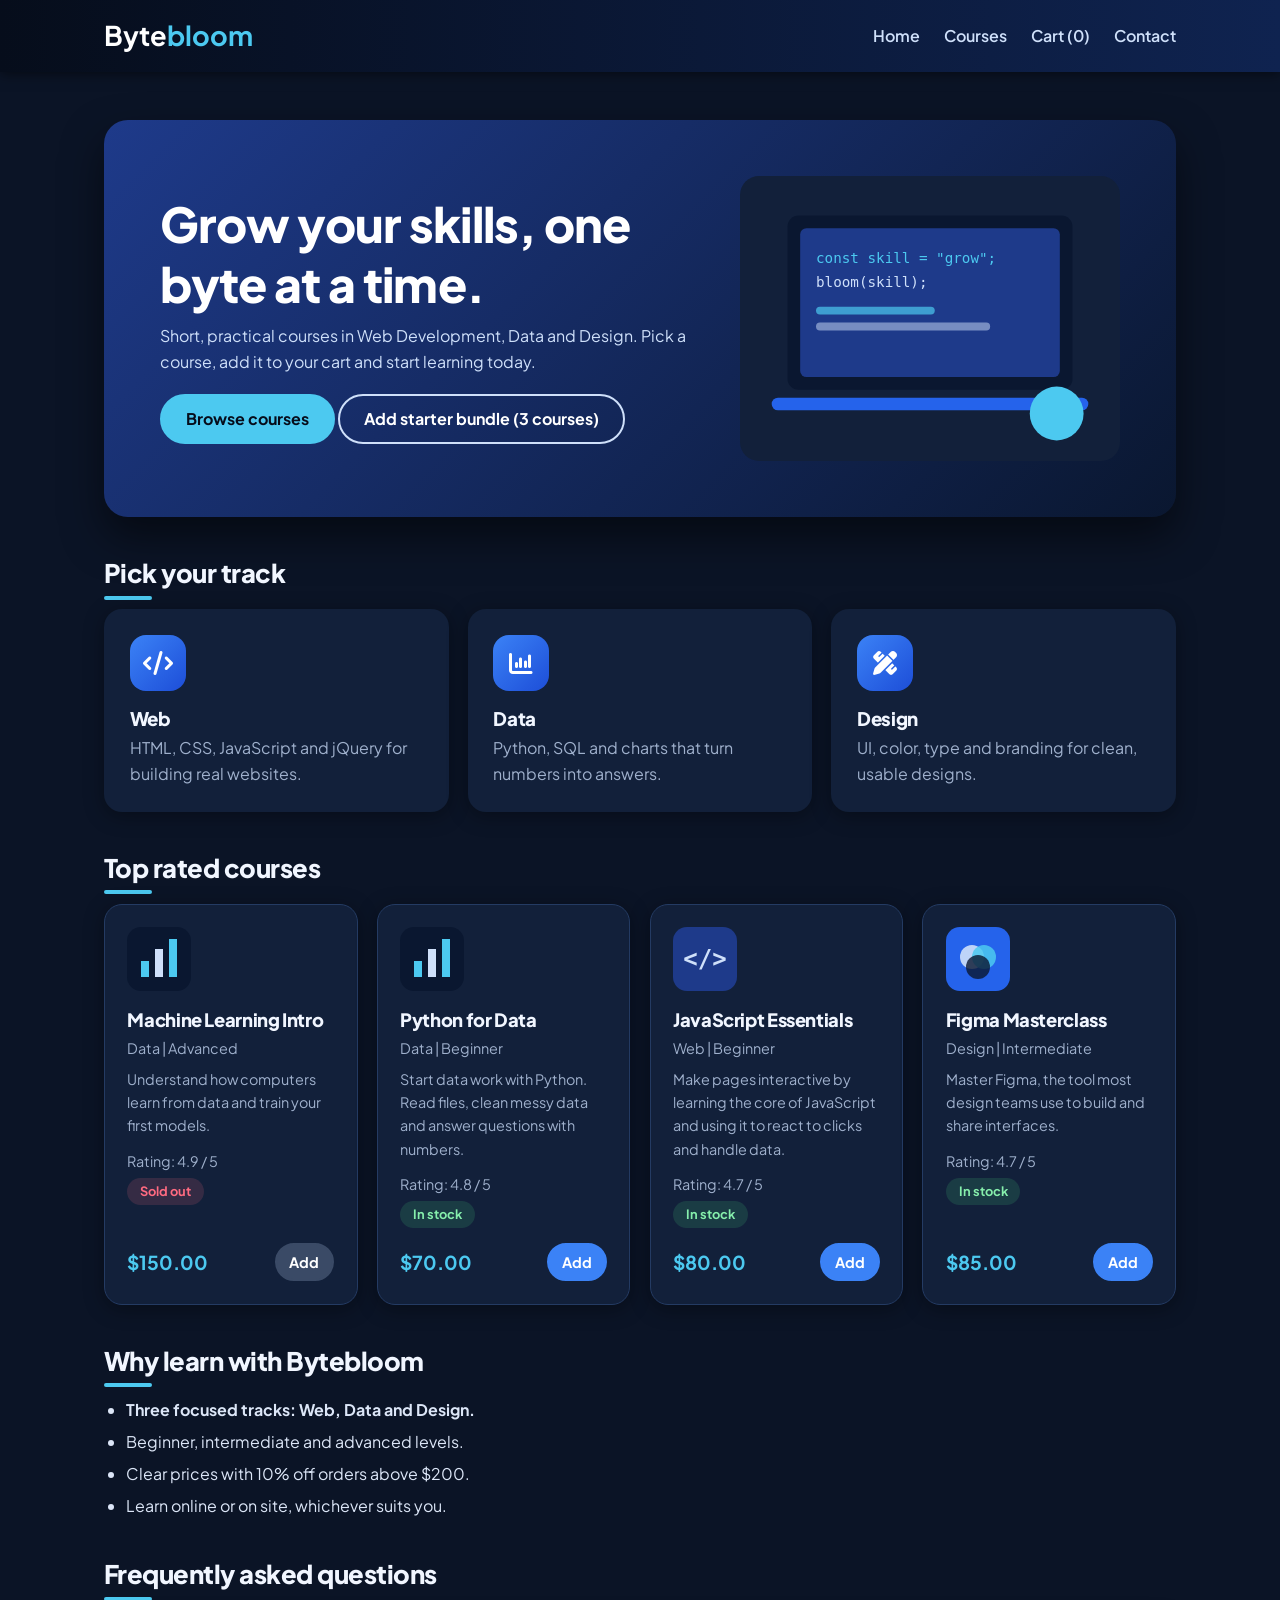
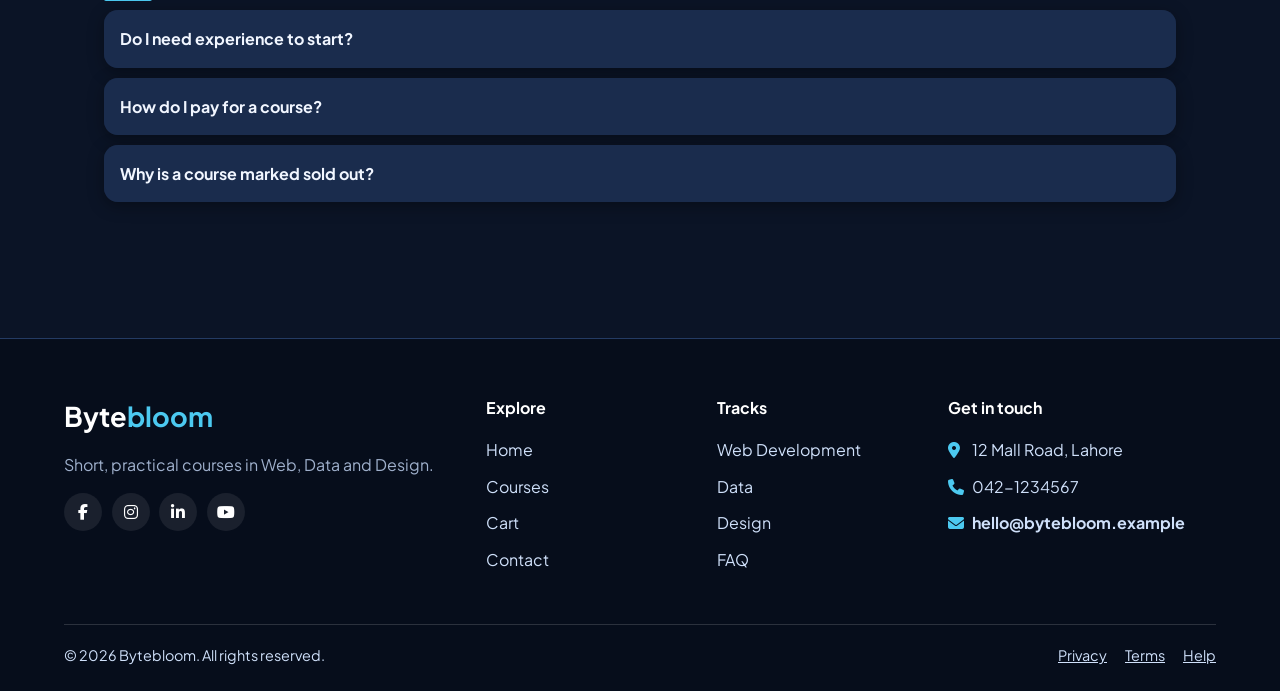
<file: index.html>
<!DOCTYPE html>
<html lang="en">
<head>
  <meta charset="UTF-8">
  <meta name="viewport" content="width=device-width, initial-scale=1.0">
  <title>Home | Bytebloom</title>
 <link rel="icon" type="image/svg+xml" href="images/web.svg">
<link href="https://fonts.googleapis.com/css2?family=Plus+Jakarta+Sans:wght@400;500;700;800&display=swap" rel="stylesheet">
<link rel="stylesheet" href="https://cdnjs.cloudflare.com/ajax/libs/font-awesome/6.5.1/css/all.min.css">
<link rel="stylesheet" href="css/style.css">
</head>
<body data-page="home">

  <header>
    <div class="header-inner">
      <a class="logo" href="index.html">Byte<span>bloom</span></a>
      <button id="menu-toggle" aria-label="Toggle navigation" aria-expanded="false">&#9776;</button>
      <nav>
        <ul id="nav-links">
          <li><a href="index.html">Home</a></li>
          <li><a href="courses.html">Courses</a></li>
          <li><a href="cart.html">Cart (<span id="cart-badge">0</span>)</a></li>
          <li><a href="contact.html">Contact</a></li>
        </ul>
      </nav>
    </div>
  </header>

  <main>

        <section class="hero">
      <div class="hero-text">
        <h1>Grow your skills, one byte at a time.</h1>
        <p>Short, practical courses in Web Development, Data and Design. Pick a course, add it to your cart and start learning today.</p>
        <a class="btn btn-gold" href="courses.html">Browse courses</a>
        <button id="bundle-btn" class="btn btn-outline-light" type="button">Add starter bundle (3 courses)</button>
      </div>
      <img src="images/hero.svg" alt="Laptop screen showing code, illustrating online learning">
    </section>

        <section>
      <h2>Pick your track</h2>
      <div class="track-grid">
        <a class="track" href="courses.html">
          <i class="fa-solid fa-code"></i>
          <h3>Web</h3>
          <p>HTML, CSS, JavaScript and jQuery for building real websites.</p>
        </a>
        <a class="track" href="courses.html">
          <i class="fa-solid fa-chart-column"></i>
          <h3>Data</h3>
          <p>Python, SQL and charts that turn numbers into answers.</p>
        </a>
        <a class="track" href="courses.html">
          <i class="fa-solid fa-pen-ruler"></i>
          <h3>Design</h3>
          <p>UI, color, type and branding for clean, usable designs.</p>
        </a>
      </div>
    </section>
    
    <section>
      <h2>Top rated courses</h2>
      <p id="message" class="message"></p>
      <div id="featured-grid" class="course-grid"></div>
    </section>

    <section>
      <h2>Why learn with Bytebloom</h2>
      <ul class="why-list">
        <li>Three focused tracks: Web, Data and Design.</li>
        <li>Beginner, intermediate and advanced levels.</li>
        <li>Clear prices with 10% off orders above $200.</li>
        <li>Learn online or on site, whichever suits you.</li>
      </ul>
    </section>

    <section>
      <h2>Frequently asked questions</h2>
      <article class="faq-item">
        <button class="faq-question" type="button">Do I need experience to start?</button>
        <div class="faq-answer"><p>No. Every track has beginner courses that start from zero.</p></div>
      </article>
      <article class="faq-item">
        <button class="faq-question" type="button">How do I pay for a course?</button>
        <div class="faq-answer"><p>Add courses to your cart, open the cart page and fill in the checkout form.</p></div>
      </article>
      <article class="faq-item">
        <button class="faq-question" type="button">Why is a course marked sold out?</button>
        <div class="faq-answer"><p>Seats are limited. Sold out courses cannot be added until new seats open.</p></div>
      </article>
    </section>

      </main>

   <footer>
    <div class="footer-top">
      <div class="footer-brand">
        <a class="logo" href="index.html">Byte<span>bloom</span></a>
        <p>Short, practical courses in Web, Data and Design.</p>
        <div class="social">
          <a href="#" aria-label="Facebook"><i class="fa-brands fa-facebook-f"></i></a>
          <a href="#" aria-label="Instagram"><i class="fa-brands fa-instagram"></i></a>
          <a href="#" aria-label="LinkedIn"><i class="fa-brands fa-linkedin-in"></i></a>
          <a href="#" aria-label="YouTube"><i class="fa-brands fa-youtube"></i></a>
        </div>
      </div>

      <div class="footer-col">
        <h4>Explore</h4>
        <ul>
          <li><a href="index.html">Home</a></li>
          <li><a href="courses.html">Courses</a></li>
          <li><a href="cart.html">Cart</a></li>
          <li><a href="contact.html">Contact</a></li>
        </ul>
      </div>

      <div class="footer-col">
        <h4>Tracks</h4>
        <ul>
          <li><a href="courses.html">Web Development</a></li>
          <li><a href="courses.html">Data</a></li>
          <li><a href="courses.html">Design</a></li>
          <li><a href="index.html">FAQ</a></li>
        </ul>
      </div>

      <div class="footer-col">
        <h4>Get in touch</h4>
        <ul>
          <li><i class="fa-solid fa-location-dot"></i> 12 Mall Road, Lahore</li>
          <li><i class="fa-solid fa-phone"></i> 042-1234567</li>
          <li><i class="fa-solid fa-envelope"></i> <a href="mailto:hello@bytebloom.example">hello@bytebloom.example</a></li>
        </ul>
      </div>
    </div>

    <div class="footer-bottom">
      <p>&copy; 2026 Bytebloom. All rights reserved.</p>
      <p><a href="#">Privacy</a> <a href="#">Terms</a> <a href="#">Help</a></p>
    </div>
  </footer>

    <div id="toast" role="status"></div>
  <button id="back-to-top" aria-label="Back to top">&uarr;</button>

  <script src="https://code.jquery.com/jquery-3.7.1.min.js"></script>
  <script src="js/data.js"></script>
  <script src="js/store.js"></script>
  <script src="js/ui.js"></script>
</body>
</html>
</file>
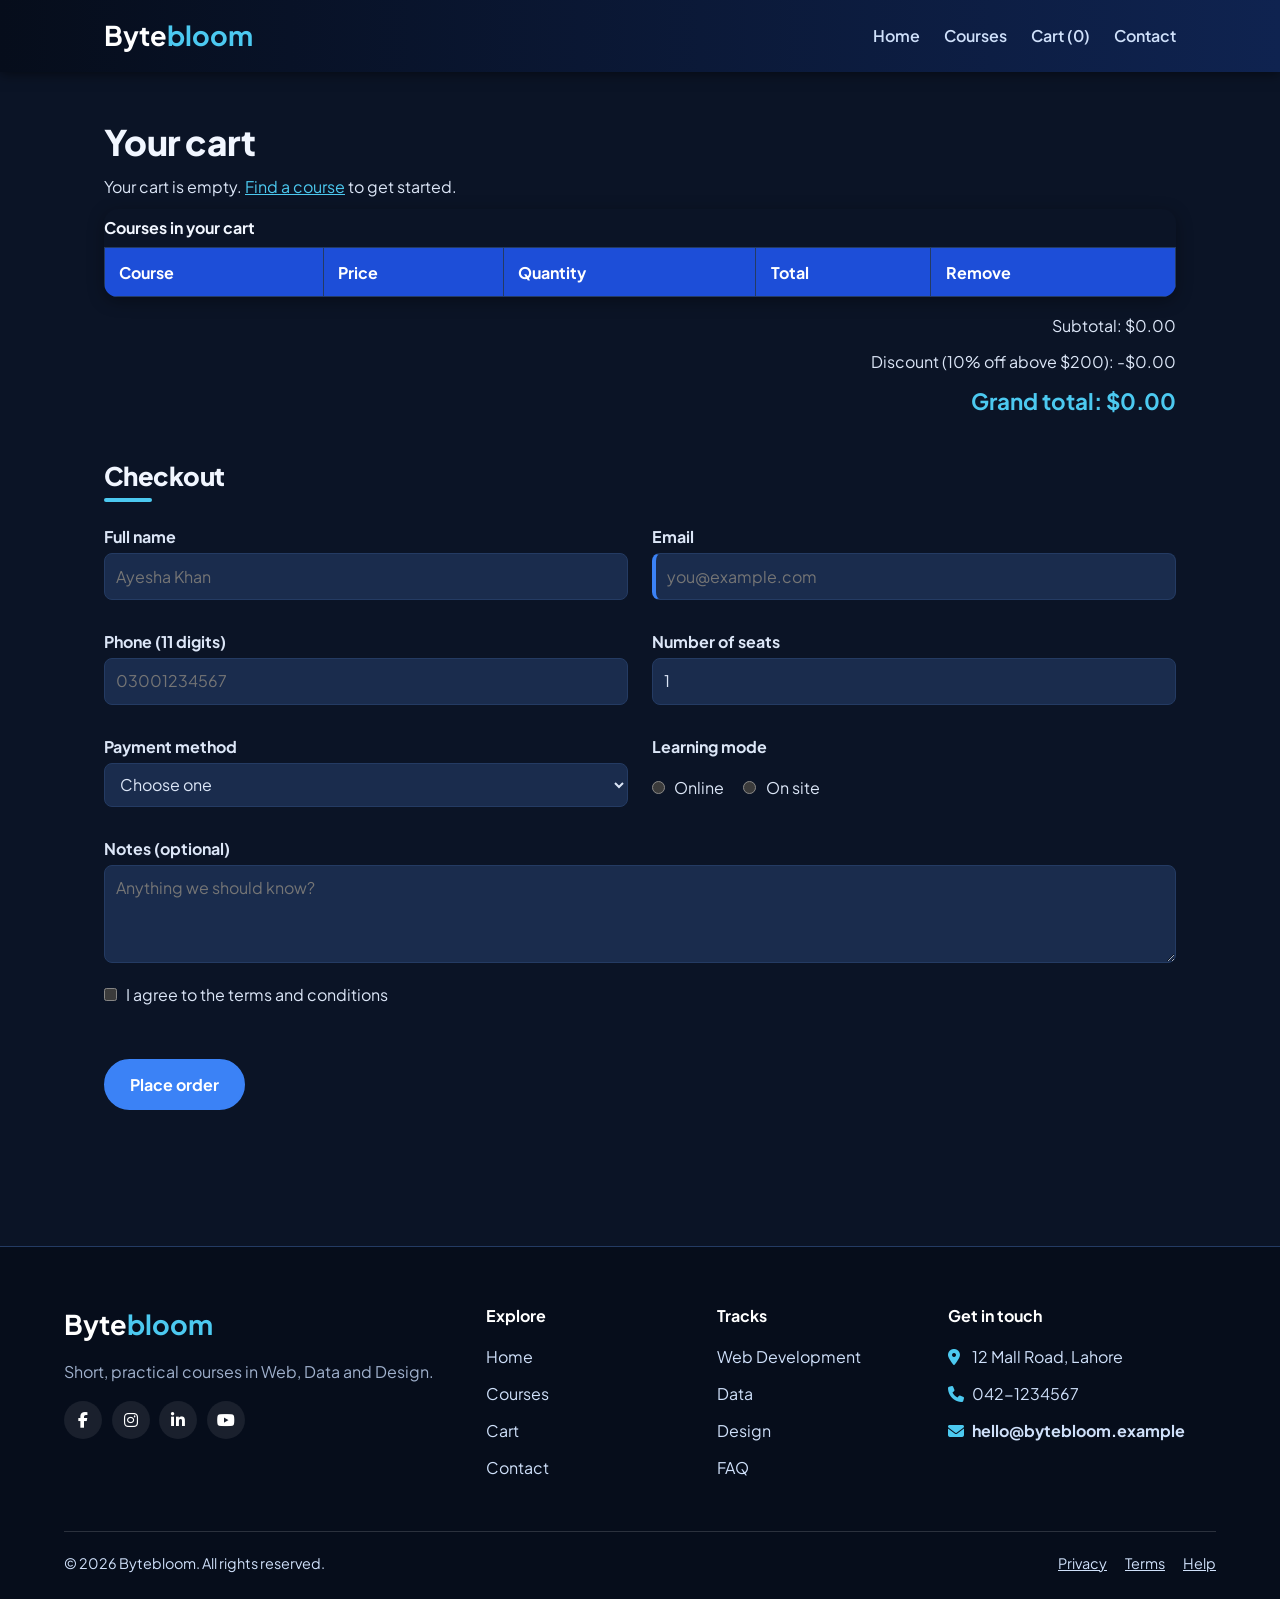
<file: cart.html>
<!DOCTYPE html>
<html lang="en">
<head>
  <meta charset="UTF-8">
  <meta name="viewport" content="width=device-width, initial-scale=1.0">
  <title>Cart | Bytebloom</title>
<link rel="icon" type="image/svg+xml" href="images/web.svg">
<link href="https://fonts.googleapis.com/css2?family=Plus+Jakarta+Sans:wght@400;500;700;800&display=swap" rel="stylesheet">
<link rel="stylesheet" href="https://cdnjs.cloudflare.com/ajax/libs/font-awesome/6.5.1/css/all.min.css">
<link rel="stylesheet" href="css/style.css">
</head>
<body data-page="cart">

  <header>
    <div class="header-inner">
      <a class="logo" href="index.html">Byte<span>bloom</span></a>
      <button id="menu-toggle" aria-label="Toggle navigation" aria-expanded="false">&#9776;</button>
      <nav>
        <ul id="nav-links">
          <li><a href="index.html">Home</a></li>
          <li><a href="courses.html">Courses</a></li>
          <li><a href="cart.html">Cart (<span id="cart-badge">0</span>)</a></li>
          <li><a href="contact.html">Contact</a></li>
        </ul>
      </nav>
    </div>
  </header>

  <main>


        <section>
      <h1>Your cart</h1>
      <p id="message" class="message"></p>
      <p id="empty-msg">Your cart is empty. <a href="courses.html">Find a course</a> to get started.</p>
      <div class="table-wrap">
        <table>
          <caption>Courses in your cart</caption>
          <thead>
            <tr><th>Course</th><th>Price</th><th>Quantity</th><th>Total</th><th>Remove</th></tr>
          </thead>
          <tbody id="cart-body"></tbody>
        </table>
      </div>
      <div class="summary">
        <p>Subtotal: <span id="subtotal">$0.00</span></p>
        <p>Discount (10% off above $200): <span id="discount">$0.00</span></p>
        <p class="grand">Grand total: <span id="grand-total">$0.00</span></p>
      </div>
    </section>

    <section>
      <h2>Checkout</h2>
      <form id="checkout-form" novalidate>
        <div class="form-grid">
          <div>
            <label for="fullName">Full name</label>
            <input type="text" id="fullName" name="fullName" required minlength="3" pattern="[A-Za-z ]+" placeholder="Ayesha Khan">
            <span class="error" id="err-name"></span>
          </div>
          <div>
            <label for="email">Email</label>
            <input type="email" id="email" name="email" required placeholder="you@example.com">
            <span class="error" id="err-email"></span>
          </div>
          <div>
            <label for="phone">Phone (11 digits)</label>
            <input type="tel" id="phone" name="phone" required pattern="[0-9]{11}" placeholder="03001234567">
            <span class="error" id="err-phone"></span>
          </div>
          <div>
            <label for="seats">Number of seats</label>
            <input type="number" id="seats" name="seats" required min="1" max="10" value="1">
            <span class="error" id="err-seats"></span>
          </div>
          <div>
            <label for="payment">Payment method</label>
            <select id="payment" name="payment" required>
              <option value="">Choose one</option>
              <option value="card">Credit or debit card</option>
              <option value="bank">Bank transfer</option>
              <option value="cash">Cash on visit</option>
            </select>
            <span class="error" id="err-payment"></span>
          </div>
          <div>
            <p class="label-text">Learning mode</p>
            <label class="inline-label"><input type="radio" name="mode" value="online" id="mode-online"> Online</label>
            <label class="inline-label"><input type="radio" name="mode" value="onsite"> On site</label>
            <span class="error" id="err-mode"></span>
          </div>
          <div class="full">
            <label for="message-box">Notes (optional)</label>
            <textarea id="message-box" name="notes" rows="3" maxlength="200" placeholder="Anything we should know?"></textarea>
          </div>
          <div class="full">
            <label class="inline-label"><input type="checkbox" id="terms" name="terms" required> I agree to the terms and conditions</label>
            <span class="error" id="err-terms"></span>
          </div>
        </div>
        <span class="error" id="err-cart"></span>
        <button type="submit" class="btn">Place order</button>
      </form>
    </section>

      </main>

  <footer>
    <div class="footer-top">
      <div class="footer-brand">
        <a class="logo" href="index.html">Byte<span>bloom</span></a>
        <p>Short, practical courses in Web, Data and Design.</p>
        <div class="social">
          <a href="#" aria-label="Facebook"><i class="fa-brands fa-facebook-f"></i></a>
          <a href="#" aria-label="Instagram"><i class="fa-brands fa-instagram"></i></a>
          <a href="#" aria-label="LinkedIn"><i class="fa-brands fa-linkedin-in"></i></a>
          <a href="#" aria-label="YouTube"><i class="fa-brands fa-youtube"></i></a>
        </div>
      </div>

      <div class="footer-col">
        <h4>Explore</h4>
        <ul>
          <li><a href="index.html">Home</a></li>
          <li><a href="courses.html">Courses</a></li>
          <li><a href="cart.html">Cart</a></li>
          <li><a href="contact.html">Contact</a></li>
        </ul>
      </div>

      <div class="footer-col">
        <h4>Tracks</h4>
        <ul>
          <li><a href="courses.html">Web Development</a></li>
          <li><a href="courses.html">Data</a></li>
          <li><a href="courses.html">Design</a></li>
          <li><a href="index.html">FAQ</a></li>
        </ul>
      </div>

      <div class="footer-col">
        <h4>Get in touch</h4>
        <ul>
          <li><i class="fa-solid fa-location-dot"></i> 12 Mall Road, Lahore</li>
          <li><i class="fa-solid fa-phone"></i> 042-1234567</li>
          <li><i class="fa-solid fa-envelope"></i> <a href="mailto:hello@bytebloom.example">hello@bytebloom.example</a></li>
        </ul>
      </div>
    </div>

    <div class="footer-bottom">
      <p>&copy; 2026 Bytebloom. All rights reserved.</p>
      <p><a href="#">Privacy</a> <a href="#">Terms</a> <a href="#">Help</a></p>
    </div>
  </footer>

  <div id="toast" role="status"></div>
  <button id="back-to-top" aria-label="Back to top">&uarr;</button>

  <script src="https://code.jquery.com/jquery-3.7.1.min.js"></script>
  <script src="js/data.js"></script>
  <script src="js/store.js"></script>
  <script src="js/ui.js"></script>
</body>
</html>
</file>
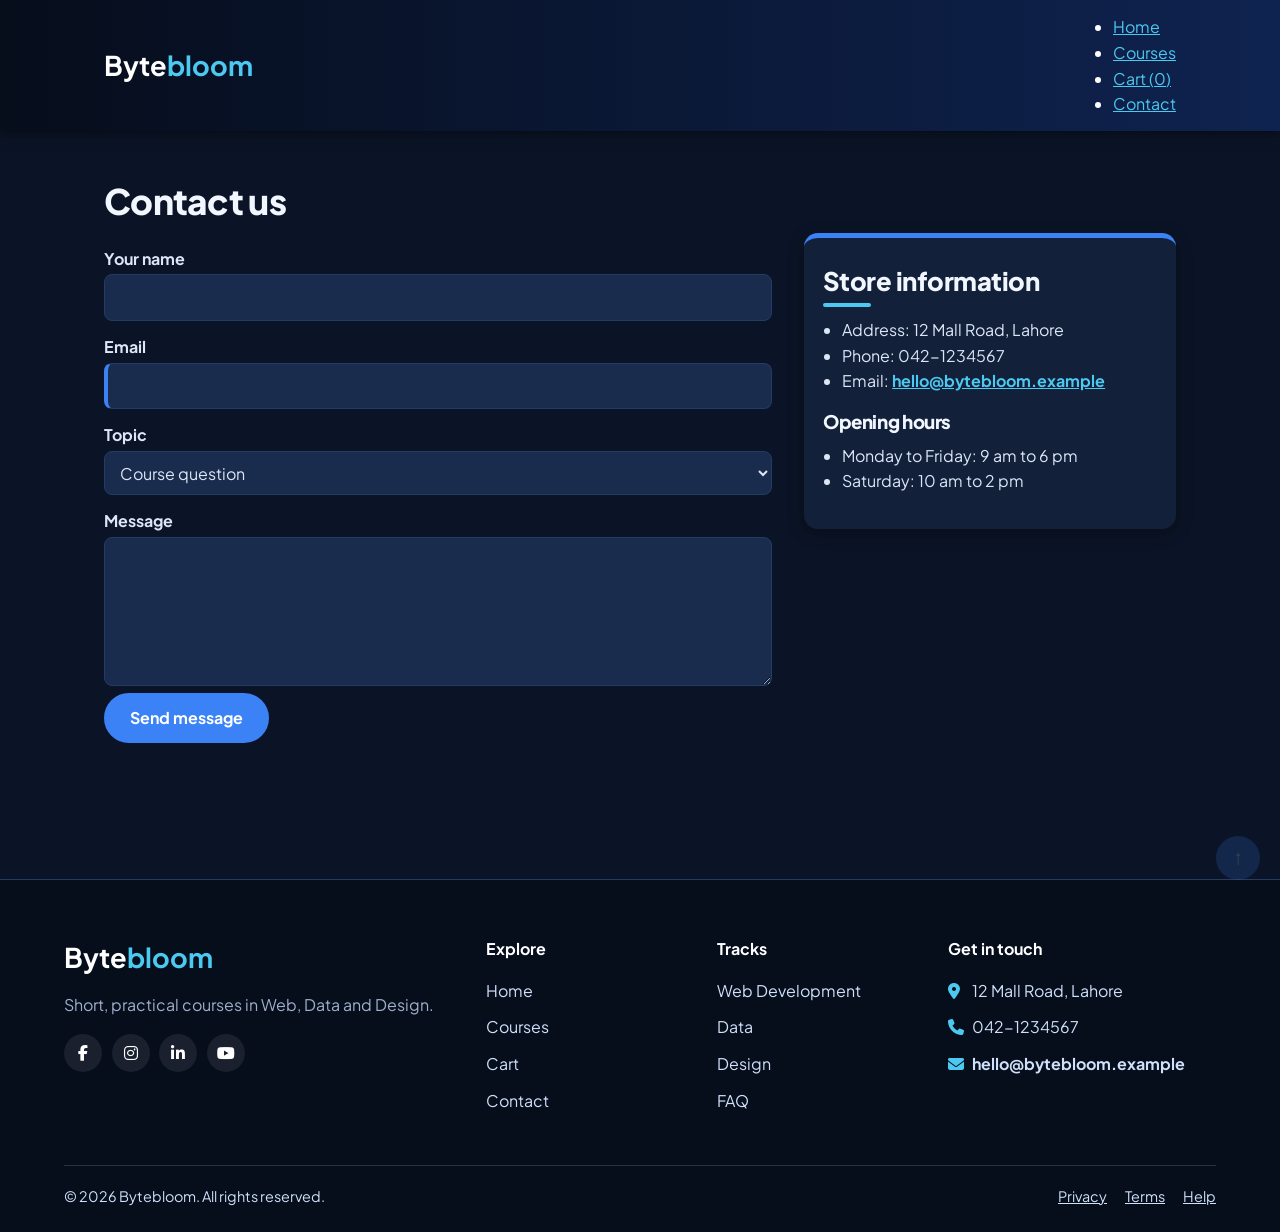
<file: contact.html>
<!DOCTYPE html>
<html lang="en">
<head>
  <meta charset="UTF-8">
  <meta name="viewport" content="width=device-width, initial-scale=1.0">
  <title>Contact | Bytebloom</title>
<link rel="icon" type="image/svg+xml" href="images/web.svg">
<link href="https://fonts.googleapis.com/css2?family=Plus+Jakarta+Sans:wght@400;500;700;800&display=swap" rel="stylesheet">
<link rel="stylesheet" href="https://cdnjs.cloudflare.com/ajax/libs/font-awesome/6.5.1/css/all.min.css">
<link rel="stylesheet" href="css/style.css">
</head>
<body data-page="contact">

  <header>
    <div class="header-inner">
      <a class="logo" href="index.html">Byte<span>bloom</span></a>
      <button id="menu-toggle" aria-label="Toggle navigation" aria-expanded="false">&#9776;</button>
        <ul id="nav-links">
          <li><a href="index.html">Home</a></li>
          <li><a href="courses.html">Courses</a></li>
          <li><a href="cart.html">Cart (<span id="cart-badge">0</span>)</a></li>
          <li><a href="contact.html">Contact</a></li>
        </ul>
      </nav>
    </div>
  </header>

  <main>

        <section>
      <h1>Contact us</h1>
      <div class="contact-layout">
        <form id="contact-form">
          <label for="contact-name">Your name</label>
          <input type="text" id="contact-name" required minlength="2">
          <label for="contact-email">Email</label>
          <input type="email" id="contact-email" required>
          <label for="contact-topic">Topic</label>
          <select id="contact-topic">
            <option>Course question</option>
            <option>Payment help</option>
            <option>Other</option>
          </select>
          <label for="contact-message">Message</label>
          <textarea id="contact-message" rows="5" required minlength="10"></textarea>
          <button type="submit" class="btn">Send message</button>
        </form>

        <article class="info-box">
          <h2>Store information</h2>
          <ul>
            <li>Address: 12 Mall Road, Lahore</li>
            <li>Phone: 042-1234567</li>
            <li>Email: <a href="mailto:hello@bytebloom.example">hello@bytebloom.example</a></li>
          </ul>
          <h3>Opening hours</h3>
          <ul>
            <li>Monday to Friday: 9 am to 6 pm</li>
            <li>Saturday: 10 am to 2 pm</li>
          </ul>
        </article>
      </div>
    </section>

      </main>

  <footer>
    <div class="footer-top">
      <div class="footer-brand">
        <a class="logo" href="index.html">Byte<span>bloom</span></a>
        <p>Short, practical courses in Web, Data and Design.</p>
        <div class="social">
          <a href="#" aria-label="Facebook"><i class="fa-brands fa-facebook-f"></i></a>
          <a href="#" aria-label="Instagram"><i class="fa-brands fa-instagram"></i></a>
          <a href="#" aria-label="LinkedIn"><i class="fa-brands fa-linkedin-in"></i></a>
          <a href="#" aria-label="YouTube"><i class="fa-brands fa-youtube"></i></a>
        </div>
      </div>

      <div class="footer-col">
        <h4>Explore</h4>
        <ul>
          <li><a href="index.html">Home</a></li>
          <li><a href="courses.html">Courses</a></li>
          <li><a href="cart.html">Cart</a></li>
          <li><a href="contact.html">Contact</a></li>
        </ul>
      </div>

      <div class="footer-col">
        <h4>Tracks</h4>
        <ul>
          <li><a href="courses.html">Web Development</a></li>
          <li><a href="courses.html">Data</a></li>
          <li><a href="courses.html">Design</a></li>
          <li><a href="index.html">FAQ</a></li>
        </ul>
      </div>

      <div class="footer-col">
        <h4>Get in touch</h4>
        <ul>
          <li><i class="fa-solid fa-location-dot"></i> 12 Mall Road, Lahore</li>
          <li><i class="fa-solid fa-phone"></i> 042-1234567</li>
          <li><i class="fa-solid fa-envelope"></i> <a href="mailto:hello@bytebloom.example">hello@bytebloom.example</a></li>
        </ul>
      </div>
    </div>

    <div class="footer-bottom">
      <p>&copy; 2026 Bytebloom. All rights reserved.</p>
      <p><a href="#">Privacy</a> <a href="#">Terms</a> <a href="#">Help</a></p>
    </div>
  </footer>


    <div id="toast" role="status"></div>
  <button id="back-to-top" aria-label="Back to top">&uarr;</button>

  <script src="https://code.jquery.com/jquery-3.7.1.min.js"></script>
  <script src="js/data.js"></script>
  <script src="js/store.js"></script>
  <script src="js/ui.js"></script>
</body>
</html>
</file>
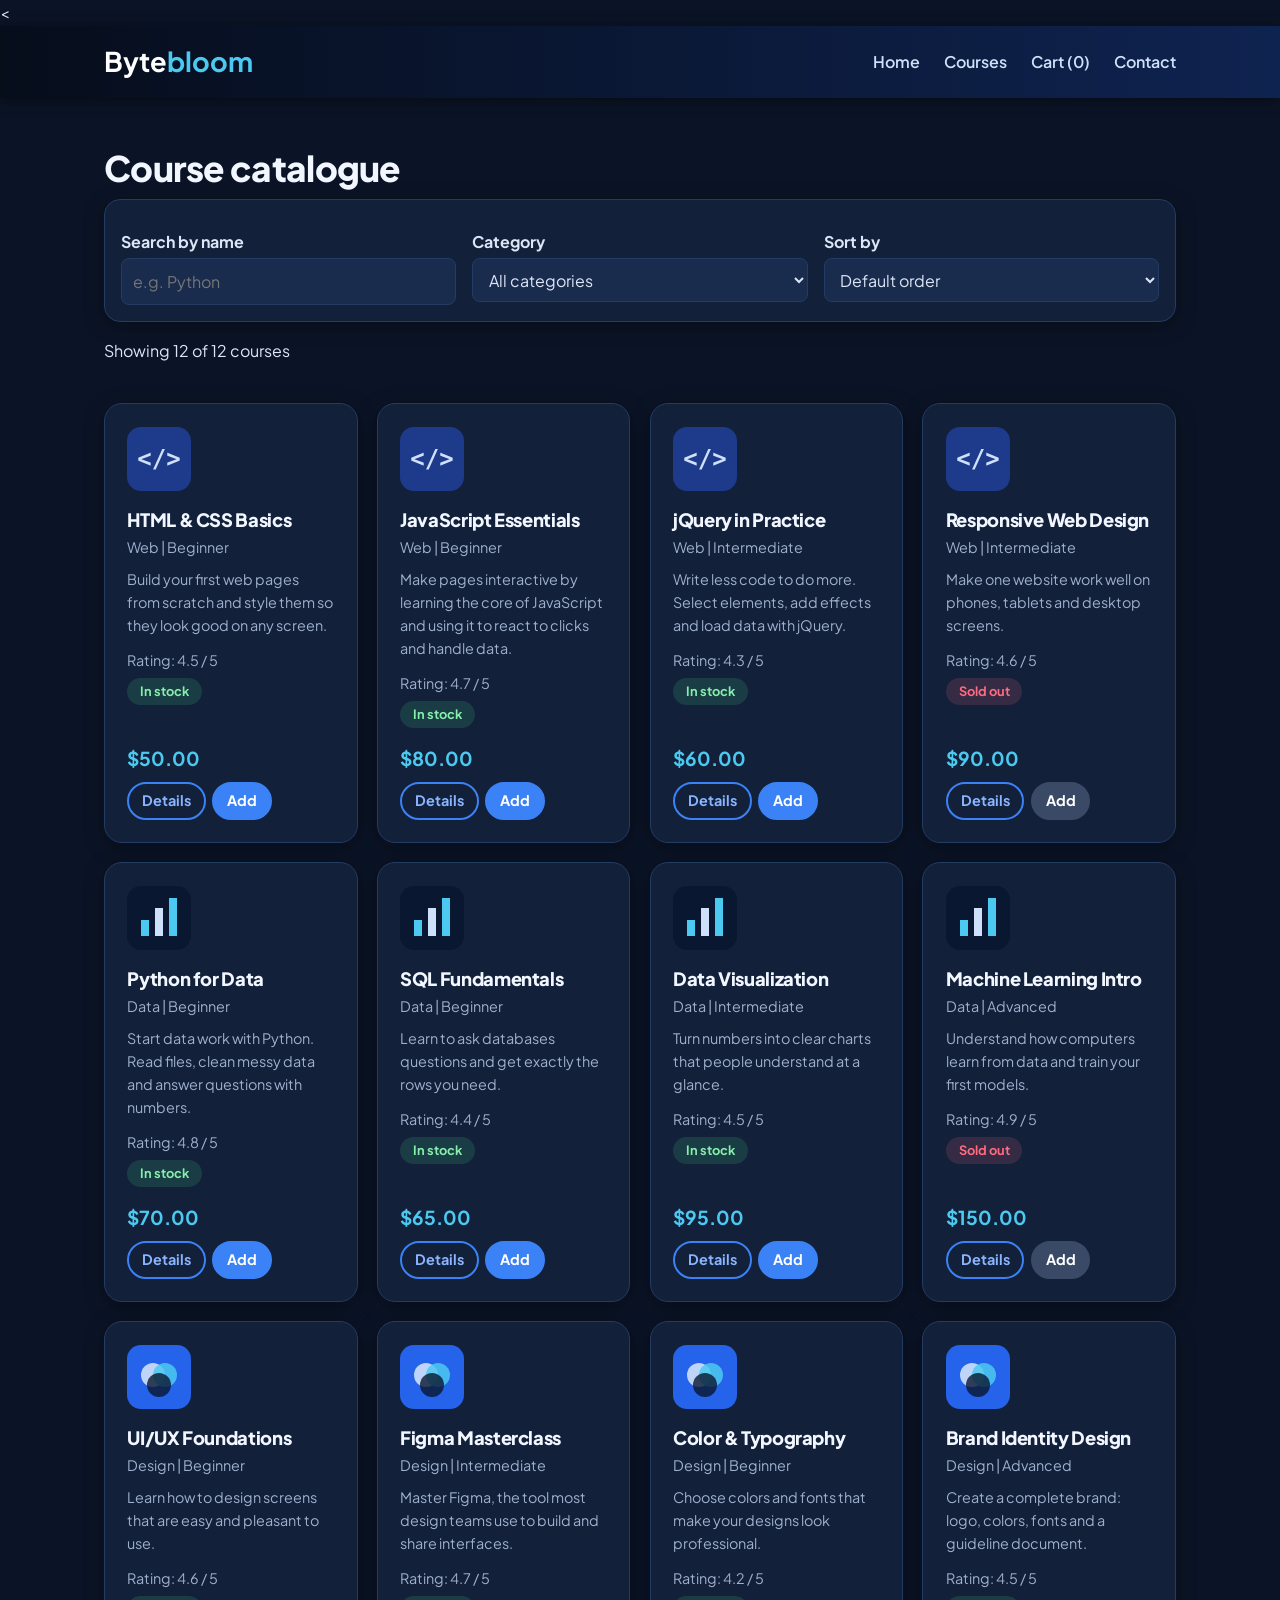
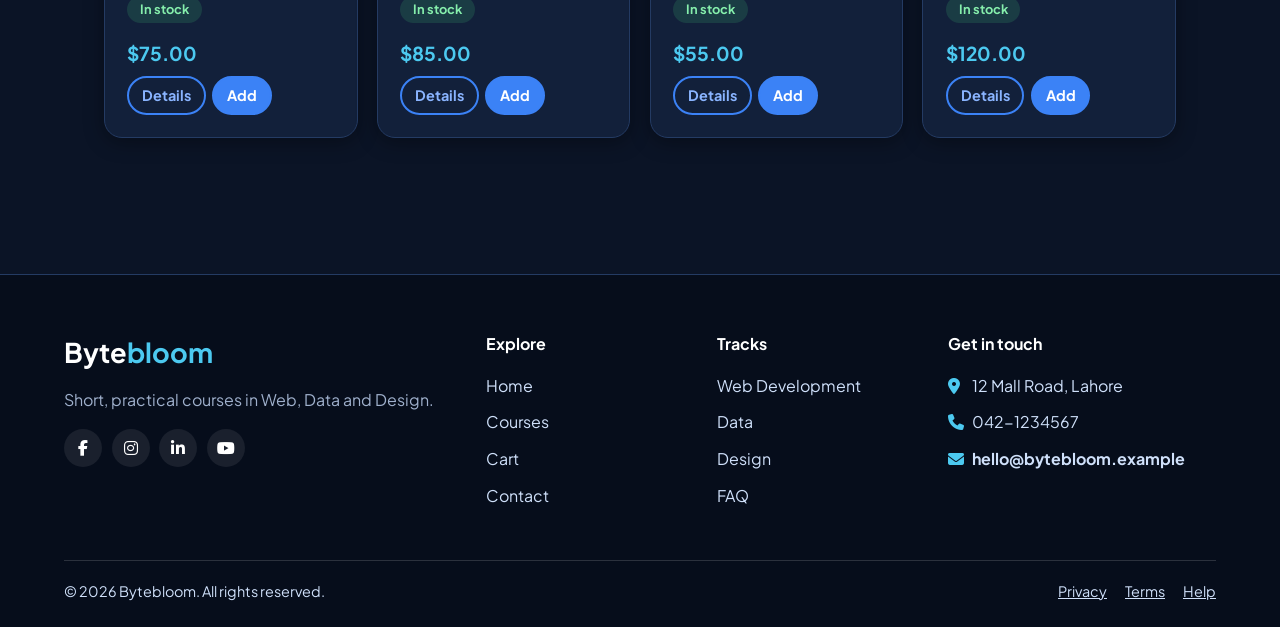
<file: courses.html>
<!DOCTYPE html>
<html lang="en">
<head>
  <meta charset="UTF-8">
  <meta name="viewport" content="width=device-width, initial-scale=1.0">
  <<title>Courses | Bytebloom</title>
<link rel="icon" type="image/svg+xml" href="images/web.svg">
<link href="https://fonts.googleapis.com/css2?family=Plus+Jakarta+Sans:wght@400;500;700;800&display=swap" rel="stylesheet">
<link rel="stylesheet" href="https://cdnjs.cloudflare.com/ajax/libs/font-awesome/6.5.1/css/all.min.css">
<link rel="stylesheet" href="css/style.css">
</head>
<body data-page="courses">

  <header>
    <div class="header-inner">
      <a class="logo" href="index.html">Byte<span>bloom</span></a>
      <button id="menu-toggle" aria-label="Toggle navigation" aria-expanded="false">&#9776;</button>
      <nav>
        <ul id="nav-links">
          <li><a href="index.html">Home</a></li>
          <li><a href="courses.html">Courses</a></li>
          <li><a href="cart.html">Cart (<span id="cart-badge">0</span>)</a></li>
          <li><a href="contact.html">Contact</a></li>
        </ul>
      </nav>
    </div>
  </header>

  <main>

        <section>
      <h1>Course catalogue</h1>
      <div class="filter-bar">
        <div>
          <label for="search">Search by name</label>
          <input type="search" id="search" placeholder="e.g. Python">
        </div>
        <div>
          <label for="category">Category</label>
          <select id="category">
            <option value="all">All categories</option>
            <option value="web">Web</option>
            <option value="data">Data</option>
            <option value="design">Design</option>
          </select>
        </div>
        <div>
          <label for="sort">Sort by</label>
          <select id="sort">
            <option value="default">Default order</option>
            <option value="price-low">Price: low to high</option>
            <option value="price-high">Price: high to low</option>
            <option value="name">Name: A to Z</option>
            <option value="rating">Rating: best first</option>
          </select>
        </div>
      </div>
      <p id="message" class="message"></p>
      <p id="result-count"></p>
    </section>

    <section id="details-panel" class="details"></section>

    <section>
      <div id="product-grid" class="course-grid"></div>
    </section>


      </main>

  <footer>
    <div class="footer-top">
      <div class="footer-brand">
        <a class="logo" href="index.html">Byte<span>bloom</span></a>
        <p>Short, practical courses in Web, Data and Design.</p>
        <div class="social">
          <a href="#" aria-label="Facebook"><i class="fa-brands fa-facebook-f"></i></a>
          <a href="#" aria-label="Instagram"><i class="fa-brands fa-instagram"></i></a>
          <a href="#" aria-label="LinkedIn"><i class="fa-brands fa-linkedin-in"></i></a>
          <a href="#" aria-label="YouTube"><i class="fa-brands fa-youtube"></i></a>
        </div>
      </div>

      <div class="footer-col">
        <h4>Explore</h4>
        <ul>
          <li><a href="index.html">Home</a></li>
          <li><a href="courses.html">Courses</a></li>
          <li><a href="cart.html">Cart</a></li>
          <li><a href="contact.html">Contact</a></li>
        </ul>
      </div>

      <div class="footer-col">
        <h4>Tracks</h4>
        <ul>
          <li><a href="courses.html">Web Development</a></li>
          <li><a href="courses.html">Data</a></li>
          <li><a href="courses.html">Design</a></li>
          <li><a href="index.html">FAQ</a></li>
        </ul>
      </div>

      <div class="footer-col">
        <h4>Get in touch</h4>
        <ul>
          <li><i class="fa-solid fa-location-dot"></i> 12 Mall Road, Lahore</li>
          <li><i class="fa-solid fa-phone"></i> 042-1234567</li>
          <li><i class="fa-solid fa-envelope"></i> <a href="mailto:hello@bytebloom.example">hello@bytebloom.example</a></li>
        </ul>
      </div>
    </div>

    <div class="footer-bottom">
      <p>&copy; 2026 Bytebloom. All rights reserved.</p>
      <p><a href="#">Privacy</a> <a href="#">Terms</a> <a href="#">Help</a></p>
    </div>
  </footer>
  
    <div id="toast" role="status"></div>
  <button id="back-to-top" aria-label="Back to top">&uarr;</button>

  <script src="https://code.jquery.com/jquery-3.7.1.min.js"></script>
  <script src="js/data.js"></script>
  <script src="js/store.js"></script>
  <script src="js/ui.js"></script>
</body>
</html>
</file>
<file: css/style.css>
/* ===== 1. RESET AND VARIABLES ===== */
* { box-sizing: border-box; margin: 0; padding: 0; }

:root {
  color-scheme: dark;            /* dark scrollbars and form controls */
  --navy-deep: #060d1b;          /* header and footer */
  --navy: #0b1426;               /* page background */
  --surface: #12203a;            /* cards, tables, panels */
  --surface-2: #1a2c4d;          /* inputs, raised areas */
  --line: #243b63;               /* borders */
  --primary: #3b82f6;            /* main blue */
  --primary-dark: #1d4ed8;
  --primary-light: #8ab4ff;
  --accent: #4cc9f0;             /* cyan highlight */
  --ice: #cfe0fa;                /* light text on dark blue */
  --heading: #f1f6ff;
  --text: #dce6f7;
  --text-muted: #9fb0cc;
  --white: #ffffff;
  --error: #ff6b81;
  --hero-1: #1e3a8a;
  --hero-2: #0a1730;
  --radius: 10px;
}

/* ===== 2. BASE ELEMENTS ===== */
html { scroll-behavior: smooth; }
body { font-family: "Nunito Sans", Arial, sans-serif; background-color: var(--navy); color: var(--text); line-height: 1.6; }
h1, h2, h3 { font-family: "Fraunces", Georgia, serif; color: var(--heading); line-height: 1.25; margin-bottom: 0.6rem; }
h1 { font-size: 2.2rem; }
h2 { font-size: 1.6rem; margin-top: 0.5rem; }
p { margin-bottom: 0.6rem; }
img { max-width: 100%; display: block; }
a { color: var(--accent); }
a:hover { color: var(--white); text-decoration: underline; }
a:focus { outline: 3px solid var(--accent); outline-offset: 2px; }
a[href^="mailto"] { font-weight: 700; }
main { max-width: 1200px; margin: 0 auto; padding: 2rem 5%; }
section { margin-bottom: 2.5rem; }

/* ===== 3. HEADER AND NAV (Flexbox) ===== */
header { background-color: var(--navy-deep); color: var(--white); position: sticky; top: 0; z-index: 100; }
.header-inner { display: flex; justify-content: space-between; align-items: center; max-width: 1200px; margin: 0 auto; padding: 0.9rem 5%; }
.logo { font-family: "Fraunces", Georgia, serif; font-size: 1.7rem; font-weight: 700; color: var(--white); text-decoration: none; }
.logo span { color: var(--accent); }
.logo:hover { color: var(--white); text-decoration: none; }
nav ul { display: flex; gap: 1.5rem; list-style: none; }
nav a { color: var(--ice); text-decoration: none; font-weight: 600; padding-bottom: 4px; border-bottom: 2px solid transparent; }
nav a:hover, nav a.active { color: var(--white); border-bottom-color: var(--accent); text-decoration: none; }
nav a:focus { outline: 3px solid var(--accent); }
#menu-toggle { display: none; background: none; border: 1px solid var(--ice); color: var(--white); font-size: 1.4rem; padding: 0.2rem 0.7rem; border-radius: 6px; cursor: pointer; }

/* ===== 4. BUTTONS ===== */
.btn { display: inline-block; background-color: var(--primary); color: var(--white); border: 2px solid var(--primary); padding: 0.55rem 1.2rem; border-radius: 8px; font: inherit; font-weight: 700; cursor: pointer; text-decoration: none; }
.btn:hover { background-color: var(--primary-dark); border-color: var(--primary-dark); color: var(--white); text-decoration: none; }
.btn:focus { outline: 3px solid var(--accent); outline-offset: 2px; }
.btn:disabled { background-color: #3a4a66; border-color: #3a4a66; cursor: not-allowed; }
.btn-gold { background-color: var(--accent); border-color: var(--accent); color: var(--navy-deep); }
.btn-gold:hover { background-color: var(--white); border-color: var(--white); color: var(--navy-deep); }
.btn-outline-light { background-color: transparent; border-color: var(--ice); color: var(--white); }
.btn-outline-light:hover { background-color: var(--ice); border-color: var(--ice); color: var(--navy-deep); }
.btn-outline { background-color: transparent; color: var(--primary-light); }
.btn-outline:hover { background-color: var(--primary); color: var(--white); }

/* ===== 5. HOME PAGE ===== */
.hero { display: flex; align-items: center; gap: 2rem; background: linear-gradient(135deg, var(--hero-1), var(--hero-2)); color: var(--white); border-radius: var(--radius); padding: 2.5rem; }
.hero-text { flex: 1; }
.hero h1 { color: var(--white); font-size: 2.6rem; }
.hero p { color: var(--ice); max-width: 48ch; margin-bottom: 1.2rem; }
.hero img { flex: 1; max-width: 380px; }
.why-list { margin-left: 1.4rem; }
.why-list li { margin-bottom: 0.4rem; }
.why-list li:first-child { font-weight: 700; }
.faq-item { background-color: var(--surface); border-radius: 8px; margin-bottom: 0.6rem; overflow: hidden; }
.faq-question { width: 100%; text-align: left; background-color: var(--surface-2); color: var(--heading); border: none; padding: 1rem; font: inherit; font-weight: 700; cursor: pointer; }
.faq-question:hover { background-color: var(--primary); color: var(--white); }
.faq-question:focus { outline: 3px solid var(--primary); outline-offset: -3px; }
.faq-answer { display: none; padding: 1rem 1rem 0.4rem; }

/* ===== 6. COURSES PAGE ===== */
.filter-bar { display: flex; flex-wrap: wrap; gap: 1rem; background-color: var(--surface); padding: 1rem; border-radius: var(--radius); border: 1px solid var(--line); margin-bottom: 1rem; }
.filter-bar div { flex: 1; min-width: 180px; }
.message { color: var(--primary-light); font-weight: 600; }
.message.error-msg { color: var(--error); }

/* Course grid (CSS Grid) */
.course-grid { display: grid; grid-template-columns: repeat(4, 1fr); gap: 1.2rem; }
#product-grid { min-height: 200px; }
.card { background-color: var(--surface); border: 1px solid var(--line); border-radius: var(--radius); padding: 1.1rem; display: flex; flex-direction: column; gap: 0.35rem; }
.card:hover { border-color: var(--primary); box-shadow: 0 6px 16px rgba(0, 0, 0, 0.55); }
.card img { width: 56px; height: 56px; }
.card h3 { font-size: 1.15rem; margin: 0.3rem 0 0; }
.meta { color: var(--text-muted); font-size: 0.9rem; margin: 0; }
.badge { align-self: flex-start; font-size: 0.8rem; font-weight: 700; padding: 0.1rem 0.6rem; border-radius: 20px; }
.in-stock { background-color: rgba(74, 222, 128, 0.15); color: #86efac; }
.out-stock { background-color: rgba(255, 107, 129, 0.15); color: var(--error); }
.card-footer { display: flex; justify-content: space-between; align-items: center; flex-wrap: wrap; gap: 0.5rem; margin-top: auto; padding-top: 0.6rem; }
.price { font-size: 1.2rem; font-weight: 700; color: var(--accent); }
.card-actions { display: flex; gap: 0.4rem; }
.card-actions .btn { padding: 0.35rem 0.8rem; font-size: 0.9rem; }

.details { position: relative; background-color: var(--surface); border-left: 6px solid var(--accent); border-radius: var(--radius); padding: 1.2rem 1.5rem; }
.details:empty { display: none; }
.close-btn { position: absolute; top: 0.6rem; right: 0.8rem; background: none; border: none; font-size: 1.2rem; color: var(--primary-light); cursor: pointer; }
.close-btn:hover { color: var(--error); }

/* ===== 7. CART TABLE ===== */
.table-wrap { overflow-x: auto; }
table { width: 100%; border-collapse: collapse; background-color: var(--surface); }
caption { text-align: left; font-weight: 700; padding: 0.4rem 0; color: var(--heading); }
th, td { padding: 0.7rem 0.9rem; text-align: left; border: 1px solid var(--line); }
th { background-color: var(--primary-dark); color: var(--white); }
tbody tr:nth-child(even) { background-color: var(--navy); }
.qty-btn { width: 30px; height: 30px; border: 1px solid var(--primary); background-color: var(--surface-2); color: var(--ice); border-radius: 6px; font-size: 1rem; font-weight: 700; cursor: pointer; }
.qty-btn:hover { background-color: var(--primary); color: var(--white); }
.qty-btn:focus { outline: 3px solid var(--accent); }
td .btn { padding: 0.25rem 0.7rem; font-size: 0.85rem; }
.summary { margin-top: 1rem; text-align: right; }
.grand { font-size: 1.4rem; font-weight: 700; color: var(--accent); }

/* ===== 8. FORMS ===== */
label, .label-text { display: block; font-weight: 700; margin-top: 0.8rem; margin-bottom: 0.2rem; }
input, select, textarea { width: 100%; padding: 0.6rem 0.7rem; border: 1px solid var(--line); border-radius: 8px; font: inherit; background-color: var(--surface-2); position: relative; color: var(--text); }
input[type="email"] { border-left: 4px solid var(--primary); }
input[type="radio"], input[type="checkbox"] { width: auto; margin-right: 0.4rem; }
input:focus, select:focus, textarea:focus { outline: 3px solid var(--accent); border-color: var(--primary); }
.inline-label { display: inline-block; font-weight: 400; margin-right: 1rem; }
.form-grid { display: grid; grid-template-columns: 1fr 1fr; gap: 0 1.5rem; margin-bottom: 1rem; }
.full { grid-column: 1 / -1; }
.error { display: block; color: var(--error); font-size: 0.85rem; min-height: 1.2em; }
.invalid { border-color: var(--error); background-color: rgba(255, 107, 129, 0.12); }
.success { background-color: rgba(74, 222, 128, 0.15); color: #86efac; padding: 1rem; border-radius: 8px; margin-top: 1rem; font-weight: 700; }

/* ===== 9. CONTACT PAGE ===== */
.contact-layout { display: flex; gap: 2rem; align-items: flex-start; }
.contact-layout form { flex: 2; }
.info-box { flex: 1; background-color: var(--surface); border-top: 5px solid var(--primary); border-radius: var(--radius); padding: 1.2rem; }
.info-box ul { margin: 0 0 1rem 1.2rem; }

/* ===== 10. FOOTER ===== */
footer { background-color: var(--navy-deep); color: var(--ice); padding: 1.5rem 5%; margin-top: 2rem; border-top: 1px solid var(--line); }
.footer-inner { display: flex; justify-content: space-between; flex-wrap: wrap; gap: 0.5rem; max-width: 1200px; margin: 0 auto; }
footer p { margin: 0; }
footer a { color: var(--accent); }

/* ===== 11. TOAST AND BACK-TO-TOP ===== */
#toast { display: none; position: fixed; bottom: 24px; left: 50%; transform: translateX(-50%); background-color: var(--surface-2); color: var(--white); padding: 0.8rem 1.5rem; border-radius: 30px; border: 2px solid var(--accent); z-index: 1000; }
#back-to-top { display: none; position: fixed; right: 20px; bottom: 20px; width: 44px; height: 44px; border-radius: 50%; border: none; background-color: var(--primary); color: var(--white); font-size: 1.3rem; cursor: pointer; z-index: 900; }
#back-to-top:hover { background-color: var(--accent); color: var(--navy-deep); }

/* ===== 11b. MODERN LOOK ===== */
body, .logo, h1, h2, h3, h4 { font-family: "Plus Jakarta Sans", Arial, sans-serif; }
h1, h2, h3 { font-weight: 800; letter-spacing: -0.02em; color: var(--heading); }
h2::after { content: ""; display: block; width: 48px; height: 4px; background: var(--accent); border-radius: 4px; margin-top: 0.4rem; }
body { background: var(--navy); }
main { padding-top: 3rem; padding-bottom: 3rem; }

header { background: linear-gradient(90deg, #060d1b, #0f2350); box-shadow: 0 2px 12px rgba(0, 0, 0, 0.5); }

.hero { border-radius: 24px; padding: 3.5rem; box-shadow: 0 20px 40px rgba(0, 0, 0, 0.5); }
.hero h1 { font-size: 3rem; }

.btn { border-radius: 999px; padding: 0.65rem 1.5rem; transition: all 0.2s; }
.btn:hover { transform: translateY(-2px); box-shadow: 0 6px 14px rgba(59, 130, 246, 0.35); }
.btn:disabled:hover { transform: none; box-shadow: none; }

.filter-bar { border: 1px solid var(--line); border-radius: 16px; box-shadow: 0 4px 20px rgba(0, 0, 0, 0.35); }
.card { border: 1px solid var(--line); border-radius: 18px; padding: 1.4rem; box-shadow: 0 4px 20px rgba(0, 0, 0, 0.35); transition: transform 0.2s, box-shadow 0.2s; }
.card:hover { transform: translateY(-6px); box-shadow: 0 14px 30px rgba(0, 0, 0, 0.55); }
.card img { width: 64px; height: 64px; margin-bottom: 0.4rem; }
.badge { border-radius: 999px; padding: 0.2rem 0.8rem; }
.faq-item, .info-box, .details { border-radius: 14px; box-shadow: 0 4px 16px rgba(0, 0, 0, 0.35); }
.table-wrap { border-radius: 14px; box-shadow: 0 4px 16px rgba(0, 0, 0, 0.35); }

/* ===== 11c. COURSE DESCRIPTIONS ===== */
.desc { font-size: 0.9rem; color: var(--text-muted); margin: 0.2rem 0 0.4rem; }
.details h4 { margin-top: 1rem; color: var(--primary-light); }
.details ul { margin: 0.4rem 0 1rem 1.2rem; }
.details li { margin-bottom: 0.2rem; }

/* ===== 11d. PICK-YOUR-TRACK CARDS (home page) ===== */
.track-grid { display: grid; grid-template-columns: repeat(3, 1fr); gap: 1.2rem; }
.track { display: block; background: var(--surface); border-radius: 18px; padding: 1.6rem; box-shadow: 0 4px 20px rgba(0, 0, 0, 0.35); color: var(--text); text-decoration: none; transition: transform 0.2s, box-shadow 0.2s; }
.track:hover { transform: translateY(-6px); box-shadow: 0 14px 30px rgba(0, 0, 0, 0.55); text-decoration: none; color: var(--text); }
.track i { width: 56px; height: 56px; display: flex; align-items: center; justify-content: center; font-size: 1.5rem; color: var(--white); background: linear-gradient(135deg, var(--primary), var(--primary-dark)); border-radius: 16px; margin-bottom: 1rem; }
.track h3 { margin-bottom: 0.3rem; }
.track p { color: var(--text-muted); margin: 0; }

/* ===== 11e. FOOTER ===== */
footer { background: var(--navy-deep); color: var(--ice); padding: 3.5rem 5% 1.5rem; margin-top: 3rem; border-top: 1px solid var(--line); }
.footer-top { display: grid; grid-template-columns: 2fr 1fr 1fr 1.4fr; gap: 2.5rem; max-width: 1200px; margin: 0 auto; }
.footer-brand p { color: var(--text-muted); max-width: 32ch; margin: 0.8rem 0 1rem; }
.footer-col h4 { color: var(--white); font-size: 1rem; margin-bottom: 1rem; }
.footer-col ul { list-style: none; }
.footer-col li { margin-bottom: 0.7rem; }
.footer-col a { color: var(--ice); text-decoration: none; }
.footer-col a:hover { color: var(--accent); }
.footer-col i { color: var(--accent); width: 1.3rem; }
.social { display: flex; gap: 0.6rem; }
.social a { width: 38px; height: 38px; display: flex; align-items: center; justify-content: center; border-radius: 50%; background: rgba(255, 255, 255, 0.08); color: var(--white); text-decoration: none; transition: all 0.2s; }
.social a:hover { background: var(--accent); color: var(--navy-deep); transform: translateY(-3px); }
.footer-bottom { display: flex; justify-content: space-between; flex-wrap: wrap; gap: 0.6rem; max-width: 1200px; margin: 2.5rem auto 0; padding-top: 1.2rem; border-top: 1px solid rgba(255, 255, 255, 0.15); font-size: 0.9rem; }
.footer-bottom a { color: var(--ice); margin-left: 1rem; }
.footer-bottom a:hover { color: var(--accent); }

/* ===== 12. MEDIA QUERIES ===== */

/* Tablet: 768px and below */
@media (max-width: 768px) {
  .course-grid { grid-template-columns: repeat(2, 1fr); }
  .hero { flex-direction: column; padding: 1.5rem; }
  .hero h1 { font-size: 2rem; }
  .form-grid { grid-template-columns: 1fr; }
  .contact-layout { flex-direction: column; }
  .contact-layout form, .info-box { width: 100%; }

  .header-inner { flex-wrap: wrap; }
  #menu-toggle { display: block; }
  nav { flex-basis: 100%; }
  #nav-links { display: none; flex-direction: column; gap: 0.8rem; padding: 1rem 0 0.4rem; }
  #nav-links.open { display: flex; }
  .track-grid { grid-template-columns: 1fr; }
  .footer-top { grid-template-columns: 1fr 1fr; }
}

/* Phone: 480px and below */
@media (max-width: 480px) {
  .course-grid { grid-template-columns: 1fr; }
  h1 { font-size: 1.7rem; }
  main { padding: 1.2rem 4%; }
  .summary { text-align: left; }
  .footer-top { grid-template-columns: 1fr; }
}
</file>
